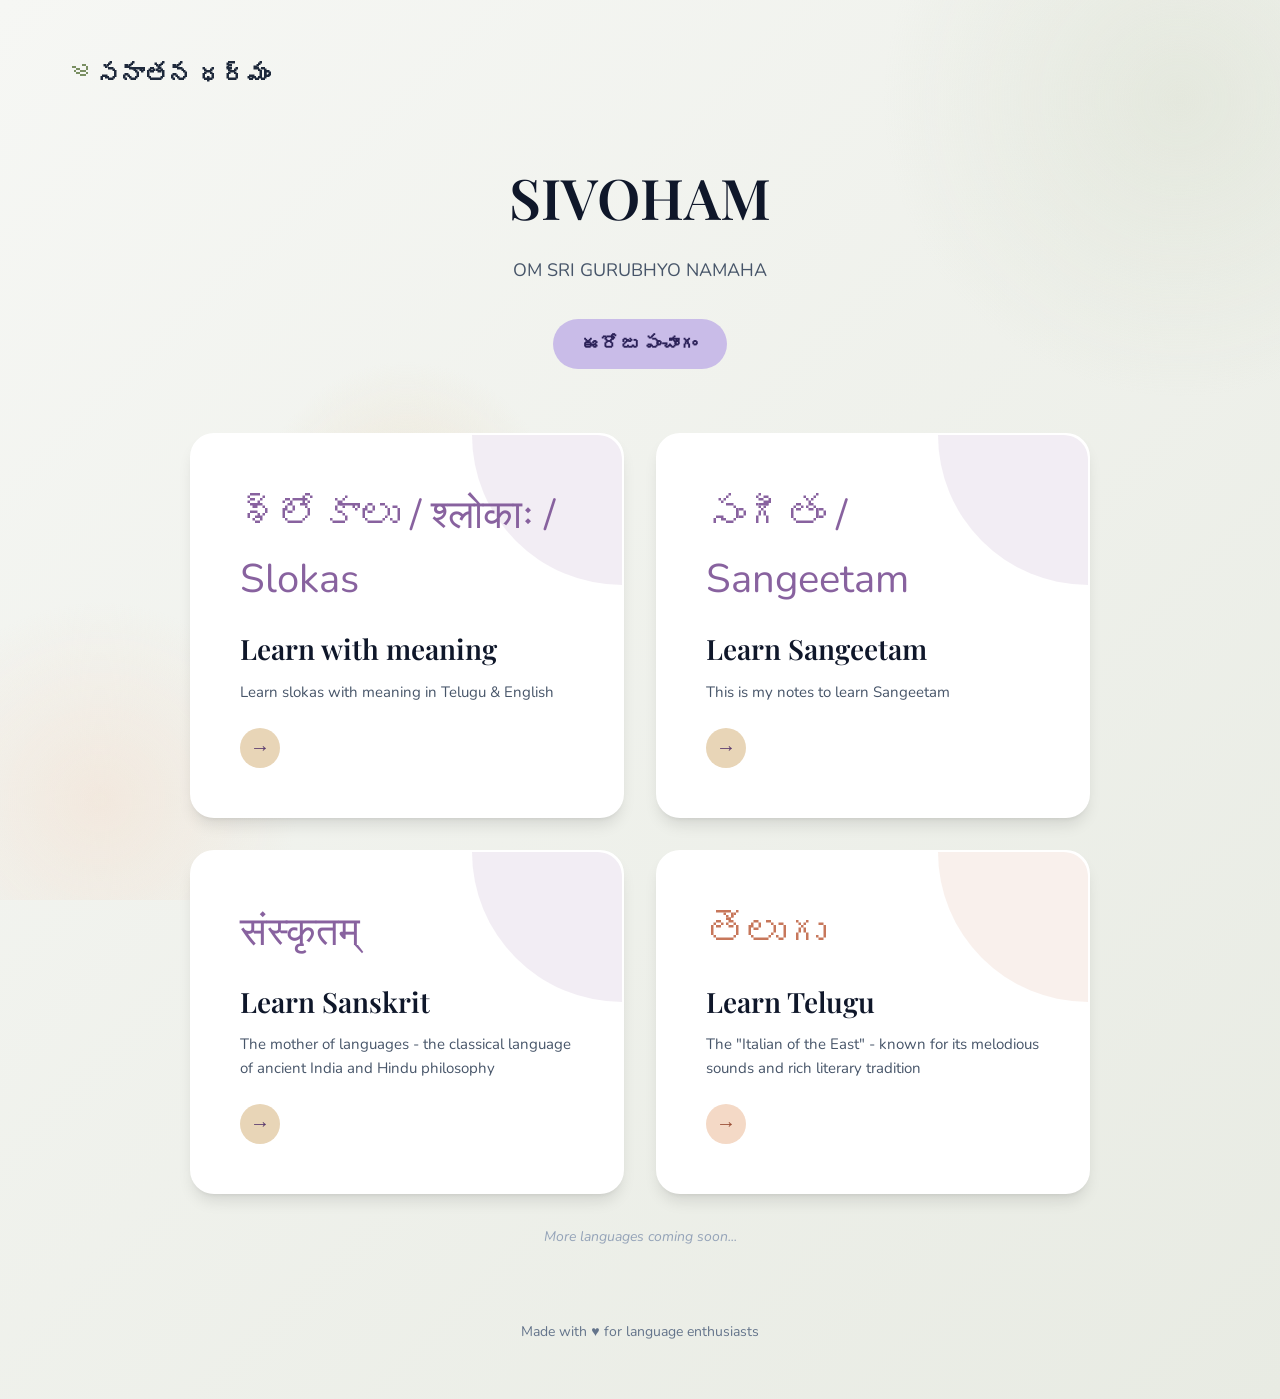
<file: files/index.html>
<!DOCTYPE html>
<html lang="en">
<head>
    <meta charset="UTF-8">
    <meta name="viewport" content="width=device-width, initial-scale=1.0">
    <title>Language Learning Hub</title>
    <link rel="stylesheet" href="css/styles.css">
    <link rel="preconnect" href="https://fonts.googleapis.com">
    <link rel="preconnect" href="https://fonts.gstatic.com" crossorigin>
    <link href="https://fonts.googleapis.com/css2?family=Nunito:wght@300;400;600;700&family=Playfair+Display:wght@400;600&display=swap" rel="stylesheet">
</head>
<body class="landing-page">
    <div class="landing-container">
        <header class="landing-header">
            <div class="logo">
                <span class="logo-icon">༄</span>
                <span class="logo-text">సనాతన ధర్మం</span>
            </div>
        </header>

        <main class="landing-main">
            <div class="welcome-section">
                <h1 class="main-title">SIVOHAM</h1>
                <p class="subtitle">OM SRI GURUBHYO NAMAHA</p>
                
                <style>
                    #panchangam-btn{
                        background:#c9bce8;
                        color:#2b2158;
                        border:none;
                        padding:14px 30px;
                        font-size:1.15rem;
                        font-weight:600;
                        border-radius:999px;
                        cursor:pointer;
                        font-family:'Noto Sans Telugu', sans-serif;
                    }
                    #panchangam-btn:hover{
                        background:#d8cef2;
                    }
                    </style>

                    <button id="panchangam-btn">ఈరోజు పంచాంగం</button>
                    <script src="js/panchangam-engine.min.js"></script>
                    <script src="js/panchangam-widget.js"></script>

                <!-- div class="features">
                    <div class="feature">
                        <span class="feature-icon">📚</span>
                        <span>Structured Lessons</span>
                    </div>
                    <div class="feature">
                        <span class="feature-icon">🎯</span>
                        <span>Practice Exercises</span>
                    </div>
                    <div class="feature">
                        <span class="feature-icon">🎧</span>
                        <span>Audio Pronunciation</span>
                    </div>
                </div -->
            </div>

            <div class="language-cards">
                <a href="slokas.html" class="language-card sanskrit-card">
                    <div class="card-content">
                        <span class="card-script">శ్లోకాలు / श्लोकाः / Slokas</span>
                        <h2>Learn with meaning</h2>
                        <p>Learn slokas with meaning in Telugu & English</p>
                        <span class="card-arrow">→</span>
                    </div>
                    <div class="card-decoration"></div>
                </a>

                <a href="sangeetam.html" class="language-card sanskrit-card">
                    <div class="card-content">
                        <span class="card-script">సంగీతం / Sangeetam </span>
                        <h2>Learn Sangeetam</h2>
                        <p>This is my notes to learn Sangeetam</p>
                        <span class="card-arrow">→</span>
                    </div>
                    <div class="card-decoration"></div>
                </a>

                <a href="learnsanskrit.html" class="language-card sanskrit-card">
                    <div class="card-content">
                        <span class="card-script">संस्कृतम्</span>
                        <h2>Learn Sanskrit</h2>
                        <p>The mother of languages - the classical language of ancient India and Hindu philosophy</p>
                        <span class="card-arrow">→</span>
                    </div>
                    <div class="card-decoration"></div>
                </a>

                <a href="learntelugu.html" class="language-card telugu-card">
                    <div class="card-content">
                        <span class="card-script">తెలుగు</span>
                        <h2>Learn Telugu</h2>
                        <p>The "Italian of the East" - known for its melodious sounds and rich literary tradition</p>
                        <span class="card-arrow">→</span>
                    </div>
                    <div class="card-decoration"></div>
                </a>
            </div>

            <p class="coming-soon">More languages coming soon...</p>
        </main>

        <footer class="landing-footer">
            <p>Made with ♥ for language enthusiasts</p>
        </footer>
    </div>

    <div class="background-decoration">
        <div class="circle circle-1"></div>
        <div class="circle circle-2"></div>
        <div class="circle circle-3"></div>
    </div>

    <div id="birds-display" class="content-section" style="display:none;">
    </div>
</body>
</html>
</file>
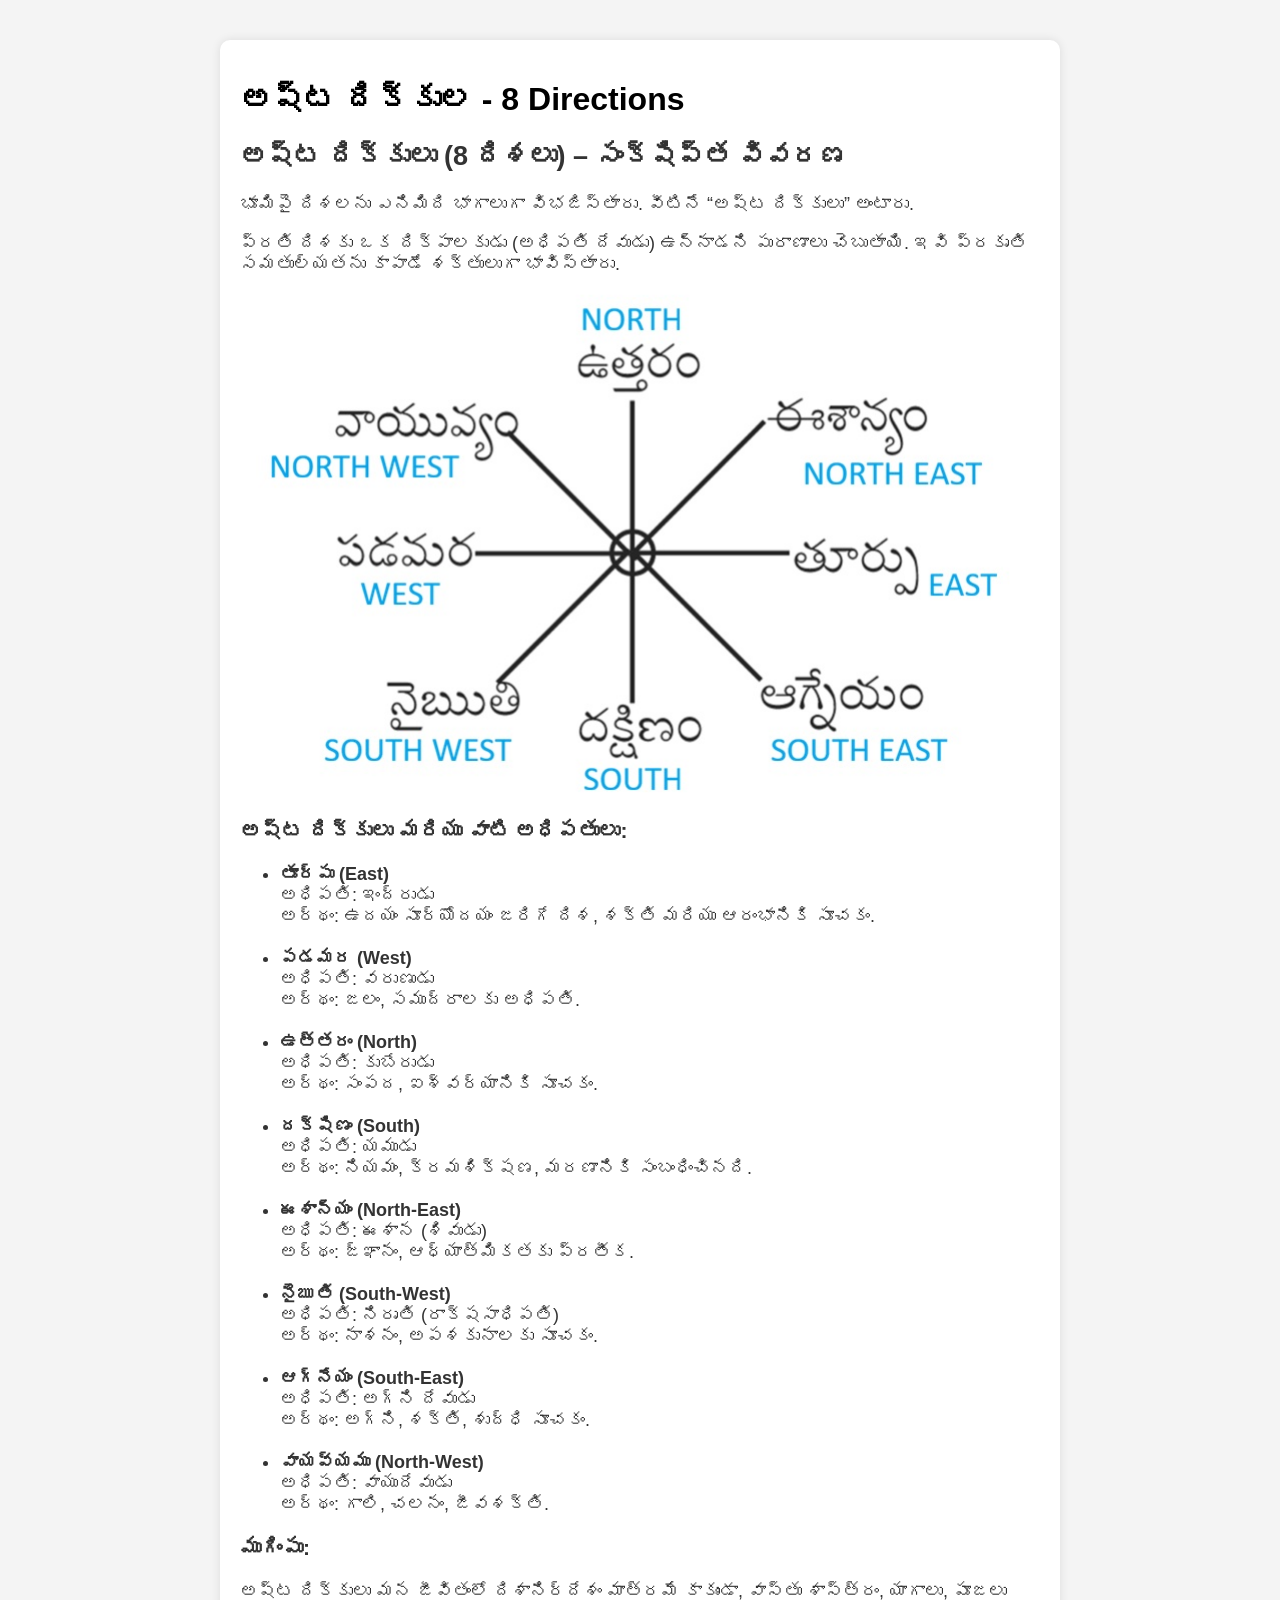
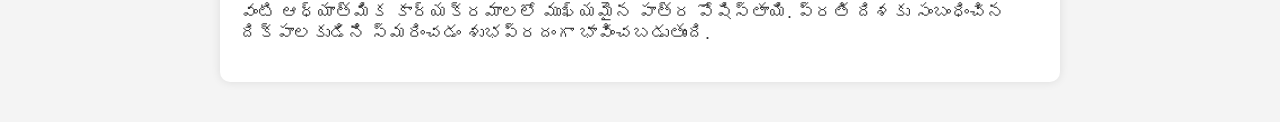
<file: pages/telugu-dikkulu.html>
<!DOCTYPE html>
<html lang="en">
<head>
    <meta charset="UTF-8">
    <meta name="viewport" content="width=device-width, initial-scale=1.0">
    <title>Image Details Page</title>

    <style>
        body {
            font-family: Arial, sans-serif;
            text-align: left;
            margin: 0;
            padding: 0;
            background-color: #f4f4f4;
        }

        .container {
            max-width: 800px;
            margin: 40px auto;
            background: white;
            padding: 20px;
            border-radius: 10px;
            box-shadow: 0 0 10px rgba(0,0,0,0.1);
        }

        h1 {
            margin-bottom: 20px;
        }

        img {
            width: 100%;
            max-height: 500px;
            object-fit: cover;
            border-radius: 10px;
        }

        .details {
            margin-top: 20px;
            font-size: 18px;
            color: #333;
        }
    </style>
</head>
<body>

    <div class="container">
        <!-- Heading -->
        <h1>అష్ట దిక్కుల - 8 Directions</h1>
        
        <!-- Details -->
        <div class="details">
            <p>

            <h2>అష్ట దిక్కులు (8 దిశలు) – సంక్షిప్త వివరణ</h2>

            <p>
            భూమిపై దిశలను ఎనిమిది భాగాలుగా విభజిస్తారు. వీటినే “అష్ట దిక్కులు” అంటారు.
            </p>
            <p>
            ప్రతి దిశకు ఒక దిక్పాలకుడు (అధిపతి దేవుడు) ఉన్నాడని పురాణాలు చెబుతాయి. ఇవి ప్రకృతి సమతుల్యతను కాపాడే శక్తులుగా భావిస్తారు.
            </p>

            <!-- Image -->
            <img src="../images/telugu-dikkulu.jpg" alt="Directions Image">

            <h3>అష్ట దిక్కులు మరియు వాటి అధిపతులు:</h3>

            <ul>
                <li>
                    <strong>తూర్పు (East)</strong><br>
                    అధిపతి: ఇంద్రుడు<br>
                    అర్థం: ఉదయం సూర్యోదయం జరిగే దిశ, శక్తి మరియు ఆరంభానికి సూచకం.
                </li>
                <br>
                <li>
                    <strong>పడమర (West)</strong><br>
                    అధిపతి: వరుణుడు<br>
                    అర్థం: జలం, సముద్రాలకు అధిపతి.
                </li>
                <br>
                <li>
                    <strong>ఉత్తరం (North)</strong><br>
                    అధిపతి: కుబేరుడు<br>
                    అర్థం: సంపద, ఐశ్వర్యానికి సూచకం.
                </li>
                <br>
                <li>
                    <strong>దక్షిణం (South)</strong><br>
                    అధిపతి: యముడు<br>
                    అర్థం: నియమం, క్రమశిక్షణ, మరణానికి సంబంధించినది.
                </li>
                <br>
                <li>
                    <strong>ఈశాన్యం (North-East)</strong><br>
                    అధిపతి: ఈశాన (శివుడు)<br>
                    అర్థం: జ్ఞానం, ఆధ్యాత్మికతకు ప్రతీక.
                </li>
                <br>
                <li>
                    <strong>నైఋతి (South-West)</strong><br>
                    అధిపతి: నిరృతి (రాక్షసాధిపతి)<br>
                    అర్థం: నాశనం, అపశకునాలకు సూచకం.
                </li>
                <br>
                <li>
                    <strong>ఆగ్నేయం (South-East)</strong><br>
                    అధిపతి: అగ్ని దేవుడు<br>
                    అర్థం: అగ్ని, శక్తి, శుద్ధి సూచకం.
                </li>
                <br>
                <li>
                    <strong>వాయవ్యము (North-West)</strong><br>
                    అధిపతి: వాయుదేవుడు<br>
                    అర్థం: గాలి, చలనం, జీవశక్తి.
                </li>
            </ul>

            <h3>ముగింపు:</h3>

            <p>
            అష్ట దిక్కులు మన జీవితంలో దిశానిర్దేశం మాత్రమే కాకుండా, వాస్తు శాస్త్రం, యాగాలు, పూజలు వంటి ఆధ్యాత్మిక కార్యక్రమాలలో ముఖ్యమైన పాత్ర పోషిస్తాయి. ప్రతి దిశకు సంబంధించిన దిక్పాలకుడిని స్మరించడం శుభప్రదంగా భావించబడుతుంది.
            </p>

            </p>
        </div>
    </div>

</body>
</html>
</file>
<file: files/css/styles.css>
/* ==========================================
   CSS CUSTOM PROPERTIES (VARIABLES)
   ========================================== */
:root {
    /* Base Colors */
    --color-white: #ffffff;
    --color-black: #1a1a2e;
    
    /* Neutral Palette */
    --color-gray-50: #f8fafc;
    --color-gray-100: #f1f5f9;
    --color-gray-200: #e2e8f0;
    --color-gray-300: #cbd5e1;
    --color-gray-400: #94a3b8;
    --color-gray-500: #64748b;
    --color-gray-600: #475569;
    --color-gray-700: #334155;
    --color-gray-800: #1e293b;
    --color-gray-900: #0f172a;
    
    /* Soothing Color Palette */
    --color-sage-50: #f6f7f4;
    --color-sage-100: #e8ebe3;
    --color-sage-200: #d4dbc9;
    --color-sage-300: #b5c2a3;
    --color-sage-400: #97a87f;
    --color-sage-500: #7a8f62;
    --color-sage-600: #5f724c;
    
    /* Telugu Theme - Warm Terracotta */
    --telugu-primary: #c2694a;
    --telugu-primary-light: #e8a88c;
    --telugu-primary-dark: #994d35;
    --telugu-accent: #f4d9c6;
    --telugu-bg: #faf6f3;
    --telugu-sidebar: #2d2420;
    
    /* Sanskrit Theme - Deep Purple/Gold */
    --sanskrit-primary: #7c5295;
    --sanskrit-primary-light: #a881c4;
    --sanskrit-primary-dark: #5a3a6e;
    --sanskrit-accent: #e8d5b7;
    --sanskrit-bg: #f9f7fb;
    --sanskrit-sidebar: #1e1a2e;
    
    /* Typography */
    --font-primary: 'Nunito', -apple-system, BlinkMacSystemFont, sans-serif;
    --font-display: 'Playfair Display', Georgia, serif;
    
    /* Spacing */
    --spacing-xs: 0.25rem;
    --spacing-sm: 0.5rem;
    --spacing-md: 1rem;
    --spacing-lg: 1.5rem;
    --spacing-xl: 2rem;
    --spacing-2xl: 3rem;
    --spacing-3xl: 4rem;
    
    /* Border Radius */
    --radius-sm: 0.375rem;
    --radius-md: 0.5rem;
    --radius-lg: 0.75rem;
    --radius-xl: 1rem;
    --radius-2xl: 1.5rem;
    --radius-full: 9999px;
    
    /* Shadows */
    --shadow-sm: 0 1px 2px 0 rgba(0, 0, 0, 0.05);
    --shadow-md: 0 4px 6px -1px rgba(0, 0, 0, 0.1), 0 2px 4px -2px rgba(0, 0, 0, 0.1);
    --shadow-lg: 0 10px 15px -3px rgba(0, 0, 0, 0.1), 0 4px 6px -4px rgba(0, 0, 0, 0.1);
    --shadow-xl: 0 20px 25px -5px rgba(0, 0, 0, 0.1), 0 8px 10px -6px rgba(0, 0, 0, 0.1);
    
    /* Transitions */
    --transition-fast: 150ms ease;
    --transition-base: 250ms ease;
    --transition-slow: 350ms ease;
    
    /* Layout */
    --sidebar-width: 300px;
    --header-height: 60px;
}

/* ==========================================
   RESET & BASE STYLES
   ========================================== */
*, *::before, *::after {
    box-sizing: border-box;
    margin: 0;
    padding: 0;
}

html {
    font-size: 16px;
    scroll-behavior: smooth;
}

body {
    font-family: var(--font-primary);
    font-size: 1rem;
    line-height: 1.6;
    color: var(--color-gray-800);
    background-color: var(--color-sage-50);
    min-height: 100vh;
    -webkit-font-smoothing: antialiased;
    -moz-osx-font-smoothing: grayscale;
}

a {
    color: inherit;
    text-decoration: none;
}

button {
    font-family: inherit;
    font-size: inherit;
    cursor: pointer;
    border: none;
    background: none;
}

ul, ol {
    list-style: none;
}

img {
    max-width: 100%;
    display: block;
}

/* ==========================================
   LANDING PAGE STYLES
   ========================================== */
.landing-page {
    background: linear-gradient(135deg, var(--color-sage-50) 0%, var(--color-sage-100) 100%);
    min-height: 100vh;
    position: relative;
    overflow-x: hidden;
}

.landing-container {
    max-width: 1200px;
    margin: 0 auto;
    padding: var(--spacing-xl);
    min-height: 100vh;
    display: flex;
    flex-direction: column;
    position: relative;
    z-index: 1;
}

/* Background Decoration */
.background-decoration {
    position: fixed;
    top: 0;
    left: 0;
    width: 100%;
    height: 100%;
    pointer-events: none;
    z-index: 0;
    overflow: hidden;
}

.circle {
    position: absolute;
    border-radius: 50%;
    opacity: 0.4;
}

.circle-1 {
    width: 600px;
    height: 600px;
    background: radial-gradient(circle, var(--color-sage-200) 0%, transparent 70%);
    top: -200px;
    right: -200px;
}

.circle-2 {
    width: 400px;
    height: 400px;
    background: radial-gradient(circle, var(--telugu-accent) 0%, transparent 70%);
    bottom: -100px;
    left: -100px;
}

.circle-3 {
    width: 300px;
    height: 300px;
    background: radial-gradient(circle, var(--sanskrit-accent) 0%, transparent 70%);
    top: 40%;
    left: 20%;
}

/* Landing Header */
.landing-header {
    padding: var(--spacing-md) 0;
}

.logo {
    display: flex;
    align-items: center;
    gap: var(--spacing-sm);
}

.logo-icon {
    font-size: 2rem;
    color: var(--color-sage-500);
}

.logo-text {
    font-family: var(--font-display);
    font-size: 1.5rem;
    font-weight: 600;
    color: var(--color-gray-800);
}

/* Landing Main */
.landing-main {
    flex: 1;
    display: flex;
    flex-direction: column;
    justify-content: center;
    padding: var(--spacing-2xl) 0;
}

.welcome-section {
    text-align: center;
    max-width: 700px;
    margin: 0 auto var(--spacing-3xl);
}

.main-title {
    font-family: var(--font-display);
    font-size: clamp(2.5rem, 5vw, 3.5rem);
    font-weight: 600;
    color: var(--color-gray-900);
    margin-bottom: var(--spacing-lg);
    line-height: 1.2;
}

.subtitle {
    font-size: 1.125rem;
    color: var(--color-gray-600);
    line-height: 1.8;
    margin-bottom: var(--spacing-xl);
}

.features {
    display: flex;
    justify-content: center;
    gap: var(--spacing-xl);
    flex-wrap: wrap;
}

.feature {
    display: flex;
    align-items: center;
    gap: var(--spacing-sm);
    color: var(--color-gray-600);
    font-size: 0.9375rem;
}

.feature-icon {
    font-size: 1.25rem;
}

/* Language Cards */
.language-cards {
    display: grid;
    grid-template-columns: repeat(auto-fit, minmax(320px, 1fr));
    gap: var(--spacing-xl);
    max-width: 900px;
    margin: 0 auto;
}

.language-card {
    position: relative;
    background: var(--color-white);
    border-radius: var(--radius-2xl);
    padding: var(--spacing-2xl);
    box-shadow: var(--shadow-lg);
    transition: all var(--transition-base);
    overflow: hidden;
    display: block;
}

.language-card:hover {
    transform: translateY(-8px);
    box-shadow: var(--shadow-xl);
}

.card-content {
    position: relative;
    z-index: 1;
}

.card-script {
    font-size: 2.5rem;
    display: block;
    margin-bottom: var(--spacing-md);
    opacity: 0.9;
}

.language-card h2 {
    font-family: var(--font-display);
    font-size: 1.75rem;
    font-weight: 600;
    margin-bottom: var(--spacing-sm);
    color: var(--color-gray-900);
}

.language-card p {
    color: var(--color-gray-600);
    font-size: 0.9375rem;
    line-height: 1.6;
    margin-bottom: var(--spacing-lg);
}

.card-arrow {
    display: inline-flex;
    align-items: center;
    justify-content: center;
    width: 40px;
    height: 40px;
    border-radius: var(--radius-full);
    font-size: 1.25rem;
    transition: all var(--transition-base);
}

.card-decoration {
    position: absolute;
    top: 0;
    right: 0;
    width: 150px;
    height: 150px;
    border-radius: 0 var(--radius-2xl) 0 100%;
    opacity: 0.1;
    transition: all var(--transition-base);
}

/* Telugu Card Styling */
.telugu-card {
    border: 2px solid transparent;
}

.telugu-card:hover {
    border-color: var(--telugu-primary-light);
}

.telugu-card .card-script {
    color: var(--telugu-primary);
}

.telugu-card .card-arrow {
    background: var(--telugu-accent);
    color: var(--telugu-primary-dark);
}

.telugu-card:hover .card-arrow {
    background: var(--telugu-primary);
    color: var(--color-white);
}

.telugu-card .card-decoration {
    background: var(--telugu-primary);
}

.telugu-card:hover .card-decoration {
    opacity: 0.15;
}

/* Sanskrit Card Styling */
.sanskrit-card {
    border: 2px solid transparent;
}

.sanskrit-card:hover {
    border-color: var(--sanskrit-primary-light);
}

.sanskrit-card .card-script {
    color: var(--sanskrit-primary);
}

.sanskrit-card .card-arrow {
    background: var(--sanskrit-accent);
    color: var(--sanskrit-primary-dark);
}

.sanskrit-card:hover .card-arrow {
    background: var(--sanskrit-primary);
    color: var(--color-white);
}

.sanskrit-card .card-decoration {
    background: var(--sanskrit-primary);
}

.sanskrit-card:hover .card-decoration {
    opacity: 0.15;
}

.coming-soon {
    text-align: center;
    color: var(--color-gray-400);
    font-size: 0.875rem;
    margin-top: var(--spacing-xl);
    font-style: italic;
}

/* Landing Footer */
.landing-footer {
    text-align: center;
    padding: var(--spacing-lg) 0;
    color: var(--color-gray-500);
    font-size: 0.875rem;
}

/* ==========================================
   LEARNING PAGE LAYOUT
   ========================================== */
.learning-page {
    min-height: 100vh;
}

.app-container {
    display: flex;
    min-height: 100vh;
}

/* ==========================================
   SIDEBAR STYLES
   ========================================== */
.sidebar {
    width: var(--sidebar-width);
    min-height: 100vh;
    display: flex;
    flex-direction: column;
    position: fixed;
    left: 0;
    top: 0;
    bottom: 0;
    z-index: 100;
    overflow: hidden;
}

.telugu-theme .sidebar {
    background: linear-gradient(180deg, var(--telugu-sidebar) 0%, #1a1512 100%);
}

.sanskrit-theme .sidebar {
    background: linear-gradient(180deg, var(--sanskrit-sidebar) 0%, #12101a 100%);
}

.sidebar-header {
    padding: var(--spacing-lg);
    border-bottom: 1px solid rgba(255, 255, 255, 0.1);
}

.back-home {
    display: inline-flex;
    align-items: center;
    gap: var(--spacing-sm);
    color: rgba(255, 255, 255, 0.6);
    font-size: 0.875rem;
    margin-bottom: var(--spacing-lg);
    transition: color var(--transition-fast);
}

.back-home:hover {
    color: rgba(255, 255, 255, 0.9);
}

.back-icon {
    font-size: 1rem;
}

.language-title {
    color: var(--color-white);
}

.language-title .script {
    font-size: 1.75rem;
    display: block;
    margin-bottom: var(--spacing-xs);
    opacity: 0.9;
}

.language-title h1 {
    font-family: var(--font-display);
    font-size: 1.5rem;
    font-weight: 600;
}

/* Menu Navigation */
.menu-nav {
    flex: 1;
    overflow-y: auto;
    padding: var(--spacing-md) 0;
}

.menu-nav::-webkit-scrollbar {
    width: 4px;
}

.menu-nav::-webkit-scrollbar-track {
    background: transparent;
}

.menu-nav::-webkit-scrollbar-thumb {
    background: rgba(255, 255, 255, 0.2);
    border-radius: var(--radius-full);
}

.menu-list {
    padding: 0 var(--spacing-sm);
}

.menu-item {
    margin-bottom: var(--spacing-xs);
}

.menu-button {
    width: 100%;
    display: flex;
    align-items: center;
    gap: var(--spacing-sm);
    padding: var(--spacing-md) var(--spacing-md);
    color: rgba(255, 255, 255, 0.8);
    border-radius: var(--radius-lg);
    transition: all var(--transition-fast);
    text-align: left;
}

.menu-button:hover {
    background: rgba(255, 255, 255, 0.1);
    color: var(--color-white);
}

.menu-item.active > .menu-button {
    background: rgba(255, 255, 255, 0.15);
    color: var(--color-white);
}

.menu-icon {
    font-size: 1.125rem;
    flex-shrink: 0;
}

.menu-text {
    flex: 1;
    font-size: 0.9375rem;
    font-weight: 500;
}

.menu-arrow {
    font-size: 1rem;
    opacity: 0.6;
    transition: transform var(--transition-fast);
}

.menu-item.active > .menu-button .menu-arrow {
    transform: rotate(90deg);
}

/* Submenu */
.submenu {
    max-height: 0;
    overflow: hidden;
    transition: max-height var(--transition-base);
}

.menu-item.active .submenu {
    max-height: 500px;
}

.submenu-link {
    display: block;
    padding: var(--spacing-sm) var(--spacing-md);
    padding-left: calc(var(--spacing-md) + 1.125rem + var(--spacing-sm));
    color: rgba(255, 255, 255, 0.6);
    font-size: 0.875rem;
    border-radius: var(--radius-md);
    margin: var(--spacing-xs) var(--spacing-sm);
    transition: all var(--transition-fast);
}

.submenu-link:hover {
    color: rgba(255, 255, 255, 0.9);
    background: rgba(255, 255, 255, 0.05);
}

.submenu-link.active {
    color: var(--color-white);
}

.telugu-theme .submenu-link.active {
    background: var(--telugu-primary);
}

.sanskrit-theme .submenu-link.active {
    background: var(--sanskrit-primary);
}


/* Nested submenu group (3rd level) */
.submenu-group {
    margin: var(--spacing-xs) var(--spacing-sm);
}

.submenu-group-button {
    display: flex;
    align-items: center;
    justify-content: space-between;
    width: 100%;
    padding: var(--spacing-sm) var(--spacing-md);
    padding-left: calc(var(--spacing-md) + 1.125rem + var(--spacing-sm));
    background: none;
    border: none;
    color: rgba(255, 255, 255, 0.6);
    font-size: 0.875rem;
    font-family: inherit;
    border-radius: var(--radius-md);
    cursor: pointer;
    transition: all var(--transition-fast);
    text-align: left;
}

.submenu-group-button:hover {
    color: rgba(255, 255, 255, 0.9);
    background: rgba(255, 255, 255, 0.05);
}

.submenu-group-arrow {
    transition: transform var(--transition-fast);
    font-size: 1rem;
}

.submenu-group.open .submenu-group-arrow {
    transform: rotate(90deg);
}

.submenu-nested {
    max-height: 0;
    overflow: hidden;
    transition: max-height var(--transition-base);
    list-style: none;
    padding: 0;
    margin: 0;
}

.submenu-group.open .submenu-nested {
    max-height: 200px;
}

.submenu-nested .submenu-link {
    padding-left: calc(var(--spacing-md) + 1.125rem + var(--spacing-sm) + 1rem);
    font-size: 0.8rem;
}

/* Sidebar Footer */
.sidebar-footer {
    padding: var(--spacing-lg);
    border-top: 1px solid rgba(255, 255, 255, 0.1);
}

.progress-section {
    color: rgba(255, 255, 255, 0.8);
}

.progress-label {
    font-size: 0.75rem;
    text-transform: uppercase;
    letter-spacing: 0.05em;
    opacity: 0.7;
}

.progress-bar {
    height: 6px;
    background: rgba(255, 255, 255, 0.1);
    border-radius: var(--radius-full);
    margin: var(--spacing-sm) 0;
    overflow: hidden;
}

.progress-fill {
    height: 100%;
    border-radius: var(--radius-full);
    transition: width var(--transition-slow);
}

.telugu-theme .progress-fill {
    background: linear-gradient(90deg, var(--telugu-primary) 0%, var(--telugu-primary-light) 100%);
}

.sanskrit-theme .progress-fill {
    background: linear-gradient(90deg, var(--sanskrit-primary) 0%, var(--sanskrit-primary-light) 100%);
}

.progress-text {
    font-size: 0.8125rem;
    opacity: 0.8;
}

/* ==========================================
   CONTENT AREA STYLES
   ========================================== */
.content-area {
    flex: 1;
    margin-left: var(--sidebar-width);
    min-height: 100vh;
}

.telugu-theme .content-area {
    background: var(--telugu-bg);
}

.sanskrit-theme .content-area {
    background: var(--sanskrit-bg);
}

.content-wrapper {
    max-width: 1400px;
    margin: 0 auto;
    padding: var(--spacing-2xl);
}

/* Welcome Content */
.welcome-content {
    animation: fadeIn var(--transition-slow);
}

@keyframes fadeIn {
    from {
        opacity: 0;
        transform: translateY(10px);
    }
    to {
        opacity: 1;
        transform: translateY(0);
    }
}

.welcome-header {
    text-align: center;
    margin-bottom: var(--spacing-2xl);
}

.welcome-header h1 {
    font-family: var(--font-display);
    font-size: 2.5rem;
    font-weight: 600;
    color: var(--color-gray-900);
    margin-bottom: var(--spacing-md);
}

.welcome-header h1 .translation {
    font-family: var(--font-primary);
    font-size: 1.5rem;
    font-weight: 400;
    color: var(--color-gray-500);
}

.welcome-header .lead {
    font-size: 1.125rem;
    color: var(--color-gray-600);
    max-width: 600px;
    margin: 0 auto;
}

/* Info Cards */
.info-cards {
    display: grid;
    grid-template-columns: repeat(auto-fit, minmax(200px, 1fr));
    gap: var(--spacing-lg);
    margin-bottom: var(--spacing-2xl);
}

.info-card {
    background: var(--color-white);
    border-radius: var(--radius-xl);
    padding: var(--spacing-xl);
    text-align: center;
    box-shadow: var(--shadow-md);
    transition: transform var(--transition-base);
}

.info-card:hover {
    transform: translateY(-4px);
}

.info-icon {
    font-size: 2rem;
    margin-bottom: var(--spacing-sm);
}

.info-card h3 {
    font-size: 1.25rem;
    font-weight: 700;
    color: var(--color-gray-900);
    margin-bottom: var(--spacing-xs);
}

.info-card p {
    font-size: 0.875rem;
    color: var(--color-gray-500);
}

/* Quick Start Guide */
.quick-start {
    background: var(--color-white);
    border-radius: var(--radius-xl);
    padding: var(--spacing-xl);
    margin-bottom: var(--spacing-xl);
    box-shadow: var(--shadow-md);
}

.quick-start h2 {
    font-family: var(--font-display);
    font-size: 1.5rem;
    font-weight: 600;
    color: var(--color-gray-900);
    margin-bottom: var(--spacing-lg);
}

.steps {
    display: flex;
    flex-direction: column;
    gap: var(--spacing-md);
}

.step {
    display: flex;
    align-items: flex-start;
    gap: var(--spacing-md);
}

.step-number {
    display: flex;
    align-items: center;
    justify-content: center;
    width: 32px;
    height: 32px;
    border-radius: var(--radius-full);
    font-weight: 700;
    font-size: 0.875rem;
    flex-shrink: 0;
}

.telugu-theme .step-number {
    background: var(--telugu-accent);
    color: var(--telugu-primary-dark);
}

.sanskrit-theme .step-number {
    background: var(--sanskrit-accent);
    color: var(--sanskrit-primary-dark);
}

.step-content h4 {
    font-size: 1rem;
    font-weight: 600;
    color: var(--color-gray-800);
    margin-bottom: var(--spacing-xs);
}

.step-content p {
    font-size: 0.875rem;
    color: var(--color-gray-500);
}

/* Tip Box */
.tip-box {
    display: flex;
    gap: var(--spacing-md);
    padding: var(--spacing-lg);
    border-radius: var(--radius-lg);
    background: var(--color-sage-100);
    border-left: 4px solid var(--color-sage-400);
}

.tip-icon {
    font-size: 1.5rem;
    flex-shrink: 0;
}

.tip-content {
    font-size: 0.9375rem;
    color: var(--color-gray-700);
    line-height: 1.6;
}

/* Quote Box (Sanskrit) */
.quote-box {
    text-align: center;
    padding: var(--spacing-xl);
    margin-bottom: var(--spacing-xl);
}

.quote-box blockquote {
    border: none;
    padding: 0;
}

.sanskrit-quote {
    font-size: 1.75rem;
    color: var(--sanskrit-primary);
    margin-bottom: var(--spacing-sm);
}

.quote-box .translation {
    font-style: italic;
    color: var(--color-gray-500);
}

/* ==========================================
   DYNAMIC CONTENT STYLES
   ========================================== */
.lesson-content {
    animation: fadeIn var(--transition-slow);
}

.lesson-header {
    margin-bottom: var(--spacing-xl);
    padding-bottom: var(--spacing-lg);
    border-bottom: 2px solid var(--color-gray-100);
}

.lesson-header h1 {
    font-family: var(--font-display);
    font-size: 2rem;
    font-weight: 600;
    color: var(--color-gray-900);
    margin-bottom: var(--spacing-sm);
}

.lesson-meta {
    display: flex;
    gap: var(--spacing-lg);
    color: var(--color-gray-500);
    font-size: 0.875rem;
}

.lesson-body {
    font-size: 1.0625rem;
    line-height: 1.8;
    color: var(--color-gray-700);
}

.lesson-body h2 {
    font-family: var(--font-display);
    font-size: 1.5rem;
    font-weight: 600;
    color: var(--color-gray-900);
    margin: var(--spacing-xl) 0 var(--spacing-md);
}

.lesson-body h3 {
    font-size: 1.25rem;
    font-weight: 600;
    color: var(--color-gray-800);
    margin: var(--spacing-lg) 0 var(--spacing-sm);
}

.lesson-body p {
    margin-bottom: var(--spacing-md);
}

.lesson-body ul, .lesson-body ol {
    margin: var(--spacing-md) 0;
    padding-left: var(--spacing-xl);
}

.lesson-body li {
    margin-bottom: var(--spacing-sm);
    list-style: disc;
}

.lesson-body ol li {
    list-style: decimal;
}

/* Example Box */
.example-box {
    background: var(--color-white);
    border-radius: var(--radius-lg);
    padding: var(--spacing-lg);
    margin: var(--spacing-lg) 0;
    box-shadow: var(--shadow-sm);
    border: 1px solid var(--color-gray-200);
}

.example-box .native {
    font-size: 1.5rem;
    margin-bottom: var(--spacing-sm);
}

.telugu-theme .example-box .native {
    color: var(--telugu-primary);
}

.sanskrit-theme .example-box .native {
    color: var(--sanskrit-primary);
}

.example-box .transliteration {
    font-style: italic;
    color: var(--color-gray-500);
    margin-bottom: var(--spacing-xs);
}

.example-box .meaning {
    color: var(--color-gray-700);
}

/* Character Grid */
.character-grid {
    display: grid;
    grid-template-columns: repeat(auto-fill, minmax(80px, 1fr));
    gap: var(--spacing-md);
    margin: var(--spacing-lg) 0;
}

.character-card {
    background: var(--color-white);
    border-radius: var(--radius-lg);
    padding: var(--spacing-md);
    text-align: center;
    box-shadow: var(--shadow-sm);
    transition: all var(--transition-base);
    cursor: pointer;
    border: 2px solid transparent;
}

.character-card:hover {
    transform: translateY(-2px);
    box-shadow: var(--shadow-md);
}

.telugu-theme .character-card:hover {
    border-color: var(--telugu-primary-light);
}

.sanskrit-theme .character-card:hover {
    border-color: var(--sanskrit-primary-light);
}

.character-card .char {
    font-size: 2rem;
    display: block;
    margin-bottom: var(--spacing-xs);
}

.telugu-theme .character-card .char {
    color: var(--telugu-primary);
}

.sanskrit-theme .character-card .char {
    color: var(--sanskrit-primary);
}

.character-card .romanized {
    font-size: 0.8125rem;
    color: var(--color-gray-500);
}

/* Navigation Buttons */
.lesson-nav {
    display: flex;
    justify-content: space-between;
    margin-top: var(--spacing-2xl);
    padding-top: var(--spacing-xl);
    border-top: 1px solid var(--color-gray-200);
}

.nav-btn {
    display: inline-flex;
    align-items: center;
    gap: var(--spacing-sm);
    padding: var(--spacing-md) var(--spacing-lg);
    border-radius: var(--radius-lg);
    font-weight: 600;
    transition: all var(--transition-fast);
}

.nav-btn.prev {
    background: var(--color-gray-100);
    color: var(--color-gray-700);
}

.nav-btn.prev:hover {
    background: var(--color-gray-200);
}

.nav-btn.next {
    color: var(--color-white);
}

.telugu-theme .nav-btn.next {
    background: var(--telugu-primary);
}

.telugu-theme .nav-btn.next:hover {
    background: var(--telugu-primary-dark);
}

.sanskrit-theme .nav-btn.next {
    background: var(--sanskrit-primary);
}

.sanskrit-theme .nav-btn.next:hover {
    background: var(--sanskrit-primary-dark);
}

/* ==========================================
   RESPONSIVE STYLES
   ========================================== */
@media (max-width: 1024px) {
    :root {
        --sidebar-width: 260px;
    }
}

@media (max-width: 768px) {
    :root {
        --sidebar-width: 100%;
    }
    
    .landing-container {
        padding: var(--spacing-lg);
    }
    
    .language-cards {
        grid-template-columns: 1fr;
    }
    
    .app-container {
        flex-direction: column;
    }
    
    .sidebar {
        position: relative;
        width: 100%;
        min-height: auto;
    }
    
    .menu-nav {
        max-height: 50vh;
    }
    
    .content-area {
        margin-left: 0;
    }
    
    .content-wrapper {
        padding: var(--spacing-lg);
    }
    
    .welcome-header h1 {
        font-size: 2rem;
    }
    
    .info-cards {
        grid-template-columns: 1fr;
    }
    
    .features {
        flex-direction: column;
        gap: var(--spacing-md);
    }
}

@media (max-width: 480px) {
    .landing-container {
        padding: var(--spacing-md);
    }
    
    .main-title {
        font-size: 2rem;
    }
    
    .language-card {
        padding: var(--spacing-lg);
    }
    
    .card-script {
        font-size: 2rem;
    }
    
    .language-card h2 {
        font-size: 1.5rem;
    }
    
    .content-wrapper {
        padding: var(--spacing-md);
    }
    
    .lesson-nav {
        flex-direction: column;
        gap: var(--spacing-md);
    }
    
    .nav-btn {
        justify-content: center;
    }
    
    .custom-table td {
    font-size: 18px;
	}
}

#content {
    text-align: left;
    padding: 10px;
}

#content table {
    border-collapse: collapse;
    width: 100%;
}

#content th, #content td {
    border: 1px solid #ccc;
    padding: 8px;
    text-align: left;
}



/* Match your theme look */
#contentArea table {
    width: 100%;
    border-collapse: collapse;
    margin: 20px 0;
    background: white;
    border-radius: 12px;
    overflow: hidden;
    box-shadow: 0 6px 16px rgba(0,0,0,0.08);
    font-size: 20px;
}

/* Header */
#contentArea th {
    background: linear-gradient(135deg, #b7410e, #ca6b00d9);
    color: white;
    padding: 14px;
    font-weight: 600;
    text-align: left;
}

/* Cells */
#contentArea td {
    padding: 12px;
    border-bottom: 1px solid #eee;
}

/* Alternate rows */
#contentArea tr:nth-child(even) {
    background: #f7fbff;
}

/* Hover */
#contentArea tr:hover {
    background: #FFA500;
}

.color-table {
  width: 100%;
  border-collapse: collapse;
  margin-top: 20px;
}

.color-table th {
  background-color: #2c7be5;
  color: white;
  padding: 10px;
}

.color-table td {
  border: 1px solid #ddd;
  padding: 10px;
  text-align: center;
}

.color-table tr:nth-child(even) {
  background-color: #f2f2f2;
}

.color-box {
  width: 40px;
  height: 25px;
  margin: auto;
  border-radius: 4px;
}

.flashcard-container {
    text-align: center;
    margin: 30px auto;
}

.flashcard {
    background-color: #fdf2e9;  /* soft cream */
    color: #333;                /* text color */
    font-size: 2rem;
    padding: 40px 20px;
    border-radius: 15px;
    box-shadow: 0 4px 12px rgba(0,0,0,0.2);
    max-width: 400px;
    margin: 0 auto 20px;
    transition: transform 0.3s ease;
}

.flashcard:hover {
    transform: scale(1.05);
}

.flashcard-btn {
    background-color: #f4a261;  /* site accent */
    color: white;
    border: none;
    padding: 12px 25px;
    font-size: 1rem;
    border-radius: 8px;
    cursor: pointer;
    transition: background-color 0.2s ease;
}

.flashcard-btn:hover {
    background-color: #e76f51;
}

.flashcard {
    display: flex;
    flex-direction: column;
    align-items: center;
    gap: 0.5rem;
}

.flashcard-word {
    font-size: 2rem;
    font-weight: bold;
}

.flashcard-translation {
    font-size: 1.1rem;
    color: #666;
}

.showTell-card {
  max-width: 600px;
  margin: 20px auto;
  font-family: inherit;
}

.showTell-top {
  display: flex;
  border: 2px solid #333;
  border-bottom: 2px solid #333;
}

.showTell-bottom {
  display: flex;
  border: 2px solid #333;
  border-bottom: 2px solid #333;
}

.showTell-image-wrap {
  flex: 3;
  border-right: 2px solid #333;
  padding: 10px;
  display: flex;
  align-items: center;
  justify-content: center;
}

.showTell-img {
  flex: 3;
  max-width: 800px;
  max-height: 600px;
  width: 100%;
  object-fit: contain;
}

.showTell-names {
  flex: 1;
  display: flex;
  flex-direction: column;
  justify-content: center;
  align-items: center;
  padding: 10px;
  gap: 10px;
}

.showTell-tel-img {
  font-size: 2rem;
  font-weight: bold;
  text-align: center;
  color: #1a1a6e;
}

.showTell-td-telugu {
  font-size: 2rem;
  font-weight: bold;
  text-align: center;
  color: #1a1a6e;
}

.showTell-td-english {
  font-size: 1rem;
  font-weight: bold;
  text-align: center;
  color: #1a1a6e;
}

.showTell-eng-img {
  font-size: 1rem;
  text-align: center;
  color: #444;
  border-top: 1px solid #ccc;
  padding-top: 8px;
  width: 100%;
}

.showTell-details {
  border: 2px solid #333;
  padding: 14px;
  font-size: 1em;
  line-height: 1.6;
  color: var(--telugu-primary-dark);
  background: #fafafa;
}

.showTell-next-btn {
  display: block;
  margin: 16px auto 0;
  padding: 8px 24px;
  font-size: 1em;
  cursor: pointer;
  background: var(--telugu-primary);
  color: white;
  border: none;
  border-radius: 6px;
}

.showTell-next-btn:hover {
  background: var(--telugu-primary-light);
}
</file>
